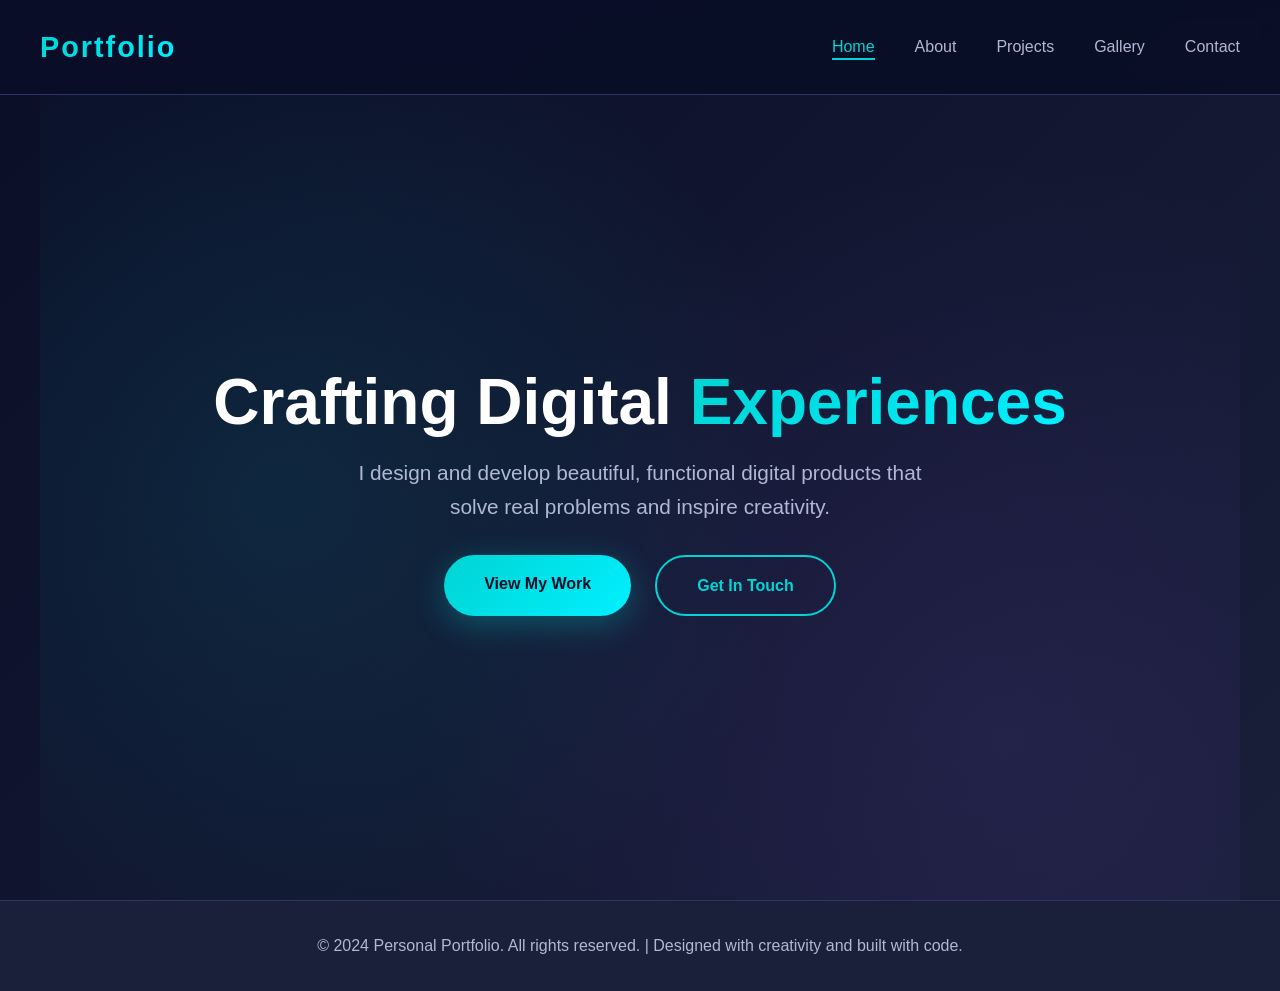
<file: New folder (9)/hi/index.html>
<!DOCTYPE html>
<html lang="en">
<head>
  <meta charset="UTF-8">
  <meta name="viewport" content="width=device-width, initial-scale=1.0">
  <title>Portfolio - Creative Designer & Developer</title>
  <link rel="stylesheet" href="assets/css/style.css">
  <meta name="description" content="Personal portfolio showcasing creative design work and development projects">
</head>
<body>
  <!-- Navigation -->
  <nav>
    <div class="nav-container">
      <div class="logo">Portfolio</div>
      <ul class="nav-menu">
        <li><a href="index.html" class="active">Home</a></li>
        <li><a href="pages/about.html">About</a></li>
        <li><a href="pages/projects.html">Projects</a></li>
        <li><a href="pages/gallery.html">Gallery</a></li>
        <li><a href="pages/contact.html">Contact</a></li>
      </ul>
    </div>
  </nav>

  <!-- Hero Section -->
  <section class="hero">
    <div class="hero-background"></div>
    <div class="hero-content">
      <h1>Crafting Digital <span class="highlight">Experiences</span></h1>
      <p>I design and develop beautiful, functional digital products that solve real problems and inspire creativity.</p>
      <div class="cta-buttons">
        <a href="pages/projects.html" class="btn btn-primary">View My Work</a>
        <a href="pages/contact.html" class="btn btn-secondary">Get In Touch</a>
      </div>
    </div>
  </section>

  <!-- Footer -->
  <footer>
    <p>&copy; 2024 Personal Portfolio. All rights reserved. | Designed with creativity and built with code.</p>
  </footer>

  <script src="assets/js/script.js"></script>
</body>
</html>
</file>
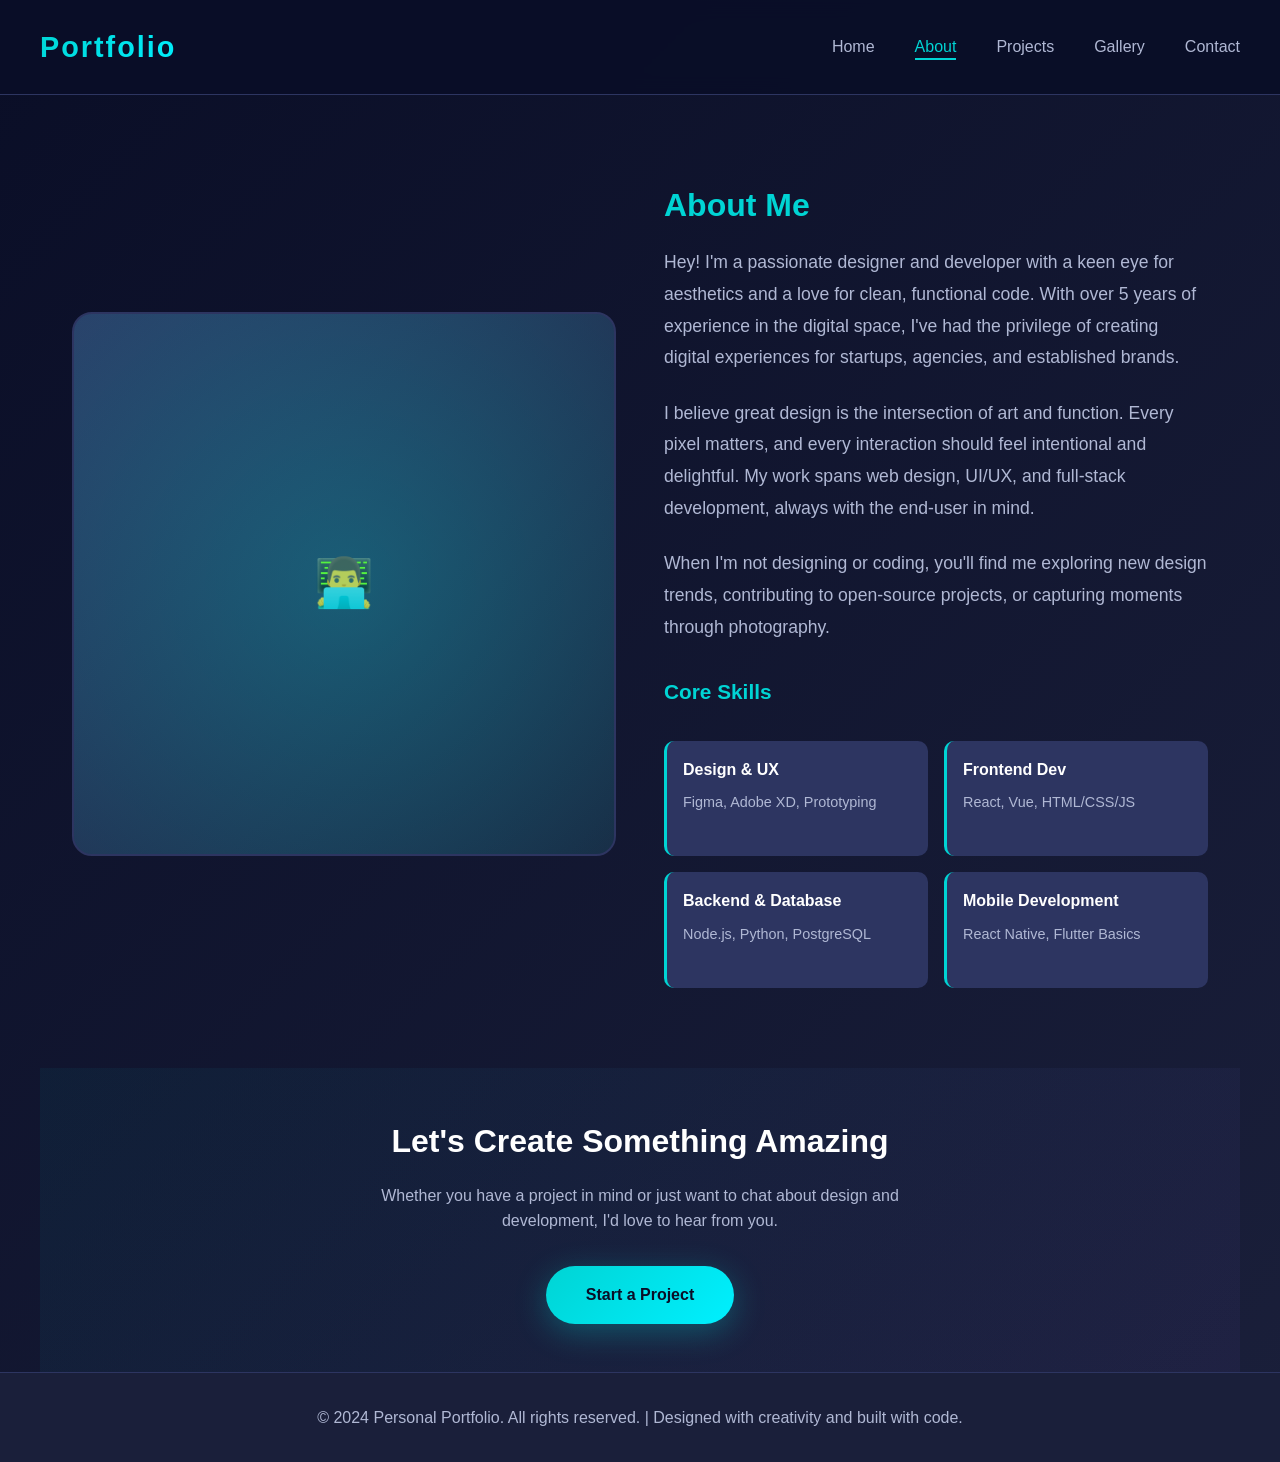
<file: New folder (9)/hi/pages/about.html>
<!DOCTYPE html>
<html lang="en">
<head>
  <meta charset="UTF-8">
  <meta name="viewport" content="width=device-width, initial-scale=1.0">
  <title>About Me - Portfolio</title>
  <link rel="stylesheet" href="../assets/css/style.css">
</head>
<body>
  <!-- Navigation -->
  <nav>
    <div class="nav-container">
      <div class="logo">Portfolio</div>
      <ul class="nav-menu">
        <li><a href="../index.html">Home</a></li>
        <li><a href="about.html" class="active">About</a></li>
        <li><a href="projects.html">Projects</a></li>
        <li><a href="gallery.html">Gallery</a></li>
        <li><a href="contact.html">Contact</a></li>
      </ul>
    </div>
  </nav>

  <!-- About Section -->
  <section class="about" style="margin-top: 100px;">
    <div class="about-image">
      👨‍💻
    </div>
    <div class="about-content">
      <h2>About Me</h2>
      <p>
        Hey! I'm a passionate designer and developer with a keen eye for aesthetics and a love for clean, functional code. With over 5 years of experience in the digital space, I've had the privilege of creating digital experiences for startups, agencies, and established brands.
      </p>
      <p>
        I believe great design is the intersection of art and function. Every pixel matters, and every interaction should feel intentional and delightful. My work spans web design, UI/UX, and full-stack development, always with the end-user in mind.
      </p>
      <p>
        When I'm not designing or coding, you'll find me exploring new design trends, contributing to open-source projects, or capturing moments through photography.
      </p>
      
      <h3 style="font-size: 1.3rem; margin-top: 2rem; color: var(--accent-teal); margin-bottom: 1rem;">Core Skills</h3>
      <div class="skills">
        <div class="skill-item">
          <strong>Design & UX</strong>
          <p style="font-size: 0.9rem; color: var(--text-secondary); margin-top: 0.5rem;">Figma, Adobe XD, Prototyping</p>
        </div>
        <div class="skill-item">
          <strong>Frontend Dev</strong>
          <p style="font-size: 0.9rem; color: var(--text-secondary); margin-top: 0.5rem;">React, Vue, HTML/CSS/JS</p>
        </div>
        <div class="skill-item">
          <strong>Backend & Database</strong>
          <p style="font-size: 0.9rem; color: var(--text-secondary); margin-top: 0.5rem;">Node.js, Python, PostgreSQL</p>
        </div>
        <div class="skill-item">
          <strong>Mobile Development</strong>
          <p style="font-size: 0.9rem; color: var(--text-secondary); margin-top: 0.5rem;">React Native, Flutter Basics</p>
        </div>
      </div>
    </div>
  </section>

  <!-- Call to Action -->
  <section style="text-align: center; padding: 3rem 2rem; background: linear-gradient(135deg, rgba(0, 212, 212, 0.05) 0%, rgba(143, 95, 247, 0.05) 100%);">
    <h2 style="font-size: 2rem; margin-bottom: 1rem;">Let's Create Something Amazing</h2>
    <p style="color: var(--text-secondary); margin-bottom: 2rem; max-width: 600px; margin-left: auto; margin-right: auto;">
      Whether you have a project in mind or just want to chat about design and development, I'd love to hear from you.
    </p>
    <a href="contact.html" class="btn btn-primary">Start a Project</a>
  </section>

  <!-- Footer -->
  <footer>
    <p>&copy; 2024 Personal Portfolio. All rights reserved. | Designed with creativity and built with code.</p>
  </footer>

  <script src="../assets/js/script.js"></script>
</body>
</html>
</file>
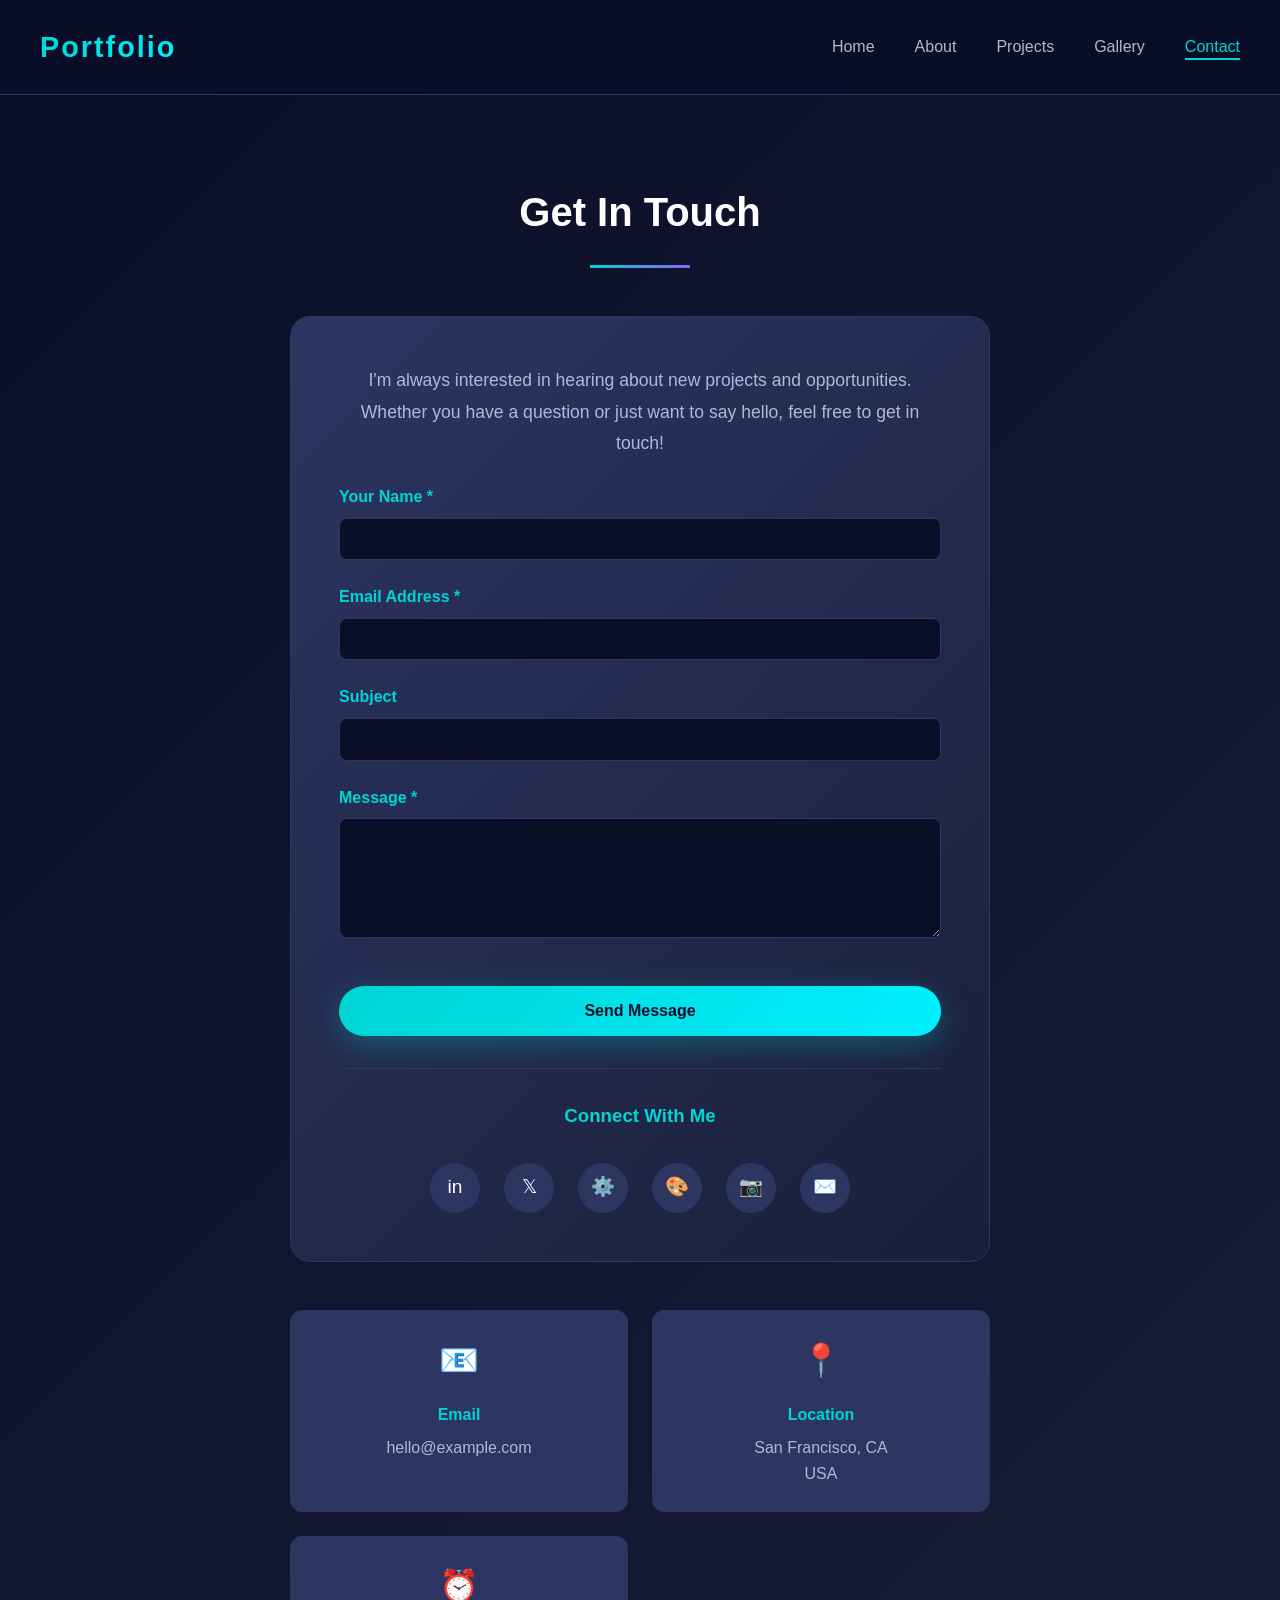
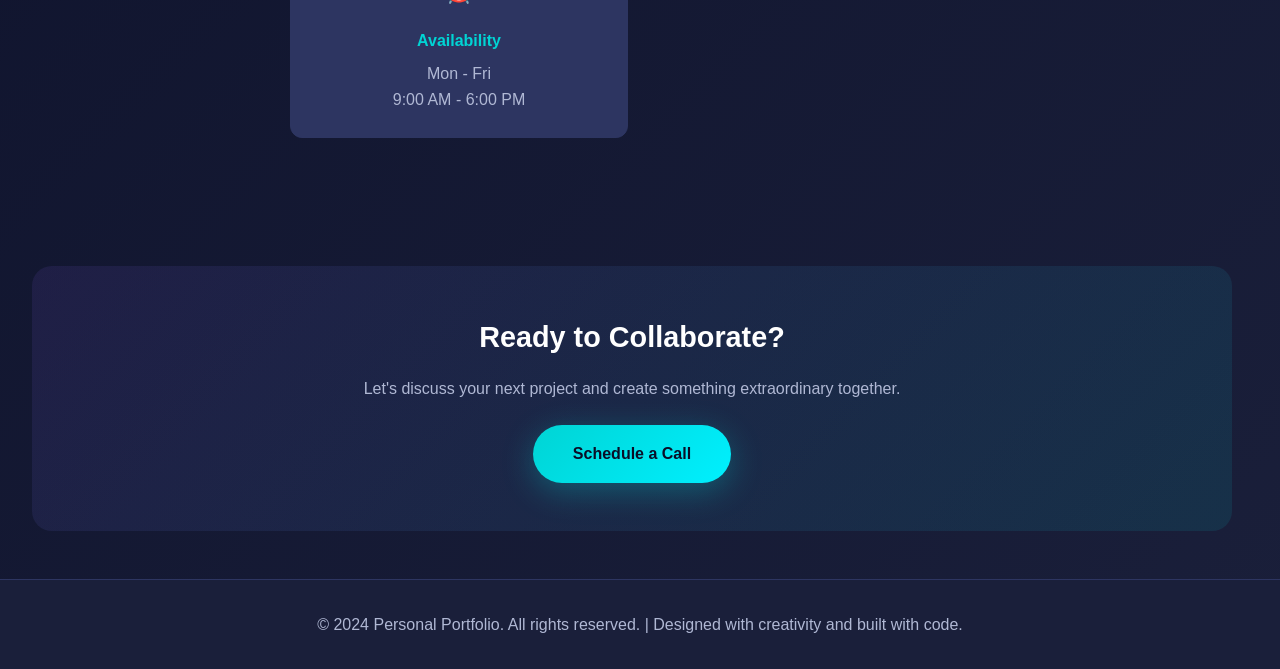
<file: New folder (9)/hi/pages/contact.html>
<!DOCTYPE html>
<html lang="en">
<head>
  <meta charset="UTF-8">
  <meta name="viewport" content="width=device-width, initial-scale=1.0">
  <title>Contact - Portfolio</title>
  <link rel="stylesheet" href="../assets/css/style.css">
</head>
<body>
  <!-- Navigation -->
  <nav>
    <div class="nav-container">
      <div class="logo">Portfolio</div>
      <ul class="nav-menu">
        <li><a href="../index.html">Home</a></li>
        <li><a href="about.html">About</a></li>
        <li><a href="projects.html">Projects</a></li>
        <li><a href="gallery.html">Gallery</a></li>
        <li><a href="contact.html" class="active">Contact</a></li>
      </ul>
    </div>
  </nav>

  <!-- Contact Section -->
  <section style="margin-top: 100px;">
    <h2 class="section-title">Get In Touch</h2>
    
    <div class="contact-wrapper">
      <div class="contact-content">
        <p>
          I'm always interested in hearing about new projects and opportunities. Whether you have a question or just want to say hello, feel free to get in touch!
        </p>
        
        <form id="contactForm" class="contact-form">
          <div class="form-group">
            <label for="name">Your Name *</label>
            <input type="text" id="name" name="name" required>
          </div>

          <div class="form-group">
            <label for="email">Email Address *</label>
            <input type="email" id="email" name="email" required>
          </div>

          <div class="form-group">
            <label for="subject">Subject</label>
            <input type="text" id="subject" name="subject">
          </div>

          <div class="form-group">
            <label for="message">Message *</label>
            <textarea id="message" name="message" required></textarea>
          </div>

          <button type="submit" class="btn btn-primary" style="width: 100%; margin-top: 1rem;">Send Message</button>
        </form>

        <div style="margin-top: 2rem; padding-top: 2rem; border-top: 1px solid var(--border-color);">
          <h3 style="color: var(--accent-teal); margin-bottom: 1.5rem;">Connect With Me</h3>
          <div class="social-links">
            <a href="https://linkedin.com" target="_blank" rel="noopener noreferrer" class="social-link" title="LinkedIn">
              in
            </a>
            <a href="https://twitter.com" target="_blank" rel="noopener noreferrer" class="social-link" title="Twitter">
              𝕏
            </a>
            <a href="https://github.com" target="_blank" rel="noopener noreferrer" class="social-link" title="GitHub">
              ⚙️
            </a>
            <a href="https://dribbble.com" target="_blank" rel="noopener noreferrer" class="social-link" title="Dribbble">
              🎨
            </a>
            <a href="https://instagram.com" target="_blank" rel="noopener noreferrer" class="social-link" title="Instagram">
              📷
            </a>
            <a href="mailto:hello@example.com" class="social-link" title="Email">
              ✉️
            </a>
          </div>
        </div>
      </div>

      <!-- Contact Information Cards -->
      <div style="display: grid; grid-template-columns: repeat(auto-fit, minmax(250px, 1fr)); gap: 1.5rem; margin-top: 3rem;">
        <div style="background: var(--tertiary-dark); padding: 1.5rem; border-radius: 12px; border: 1px solid var(--border-color); text-align: center;">
          <div style="font-size: 2rem; margin-bottom: 1rem;">📧</div>
          <h4 style="color: var(--accent-teal); margin-bottom: 0.5rem;">Email</h4>
          <a href="mailto:hello@example.com" style="color: var(--text-secondary); text-decoration: none; transition: color 0.3s; display: block;">
            hello@example.com
          </a>
        </div>

        <div style="background: var(--tertiary-dark); padding: 1.5rem; border-radius: 12px; border: 1px solid var(--border-color); text-align: center;">
          <div style="font-size: 2rem; margin-bottom: 1rem;">📍</div>
          <h4 style="color: var(--accent-teal); margin-bottom: 0.5rem;">Location</h4>
          <p style="color: var(--text-secondary);">San Francisco, CA<br>USA</p>
        </div>

        <div style="background: var(--tertiary-dark); padding: 1.5rem; border-radius: 12px; border: 1px solid var(--border-color); text-align: center;">
          <div style="font-size: 2rem; margin-bottom: 1rem;">⏰</div>
          <h4 style="color: var(--accent-teal); margin-bottom: 0.5rem;">Availability</h4>
          <p style="color: var(--text-secondary);">Mon - Fri<br>9:00 AM - 6:00 PM</p>
        </div>
      </div>
    </div>
  </section>

  <!-- Call to Action -->
  <section style="text-align: center; padding: 3rem 2rem; background: linear-gradient(135deg, rgba(143, 95, 247, 0.1) 0%, rgba(0, 212, 212, 0.1) 100%); border-radius: 20px; margin: 3rem 2rem;">
    <h2 style="font-size: 1.8rem; margin-bottom: 1rem;">Ready to Collaborate?</h2>
    <p style="color: var(--text-secondary); margin-bottom: 1.5rem;">
      Let's discuss your next project and create something extraordinary together.
    </p>
    <a href="mailto:hello@example.com" class="btn btn-primary">Schedule a Call</a>
  </section>

  <!-- Footer -->
  <footer>
    <p>&copy; 2024 Personal Portfolio. All rights reserved. | Designed with creativity and built with code.</p>
  </footer>

  <script src="../assets/js/script.js"></script>
</body>
</html>
</file>
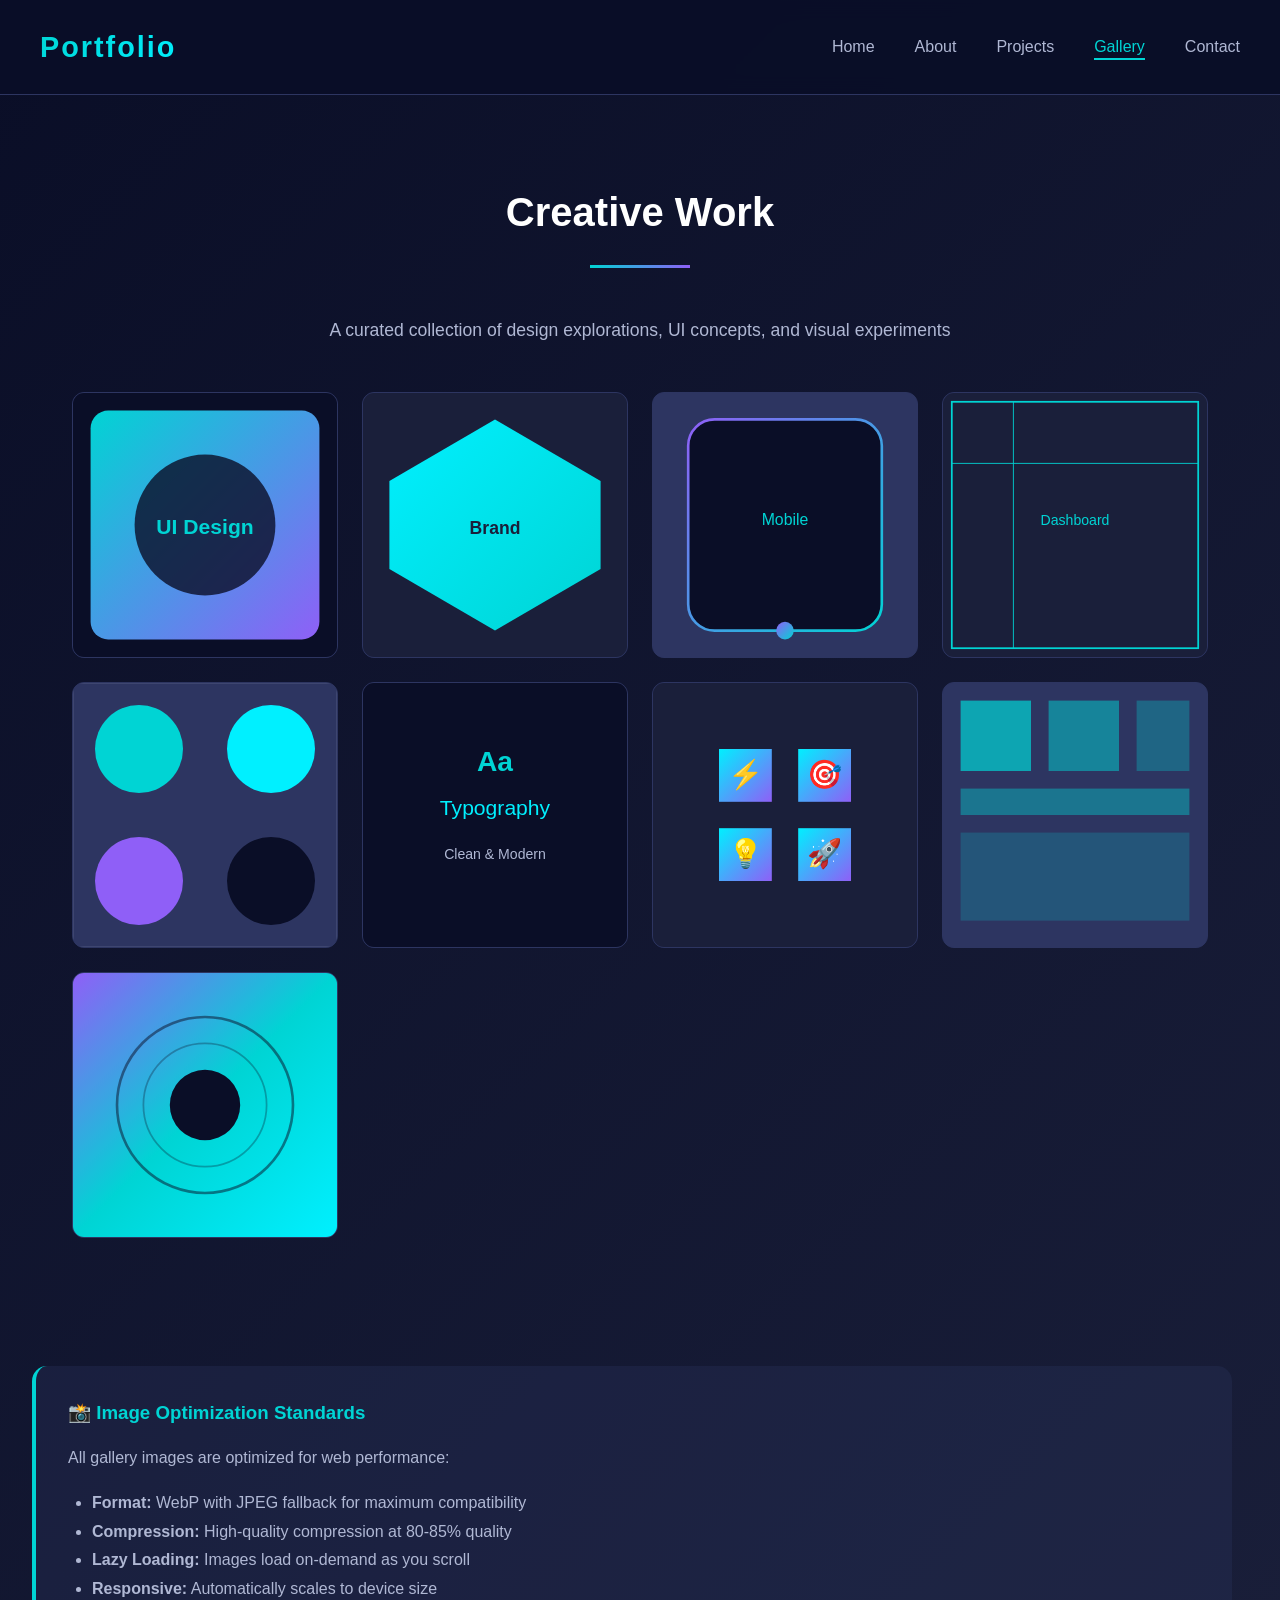
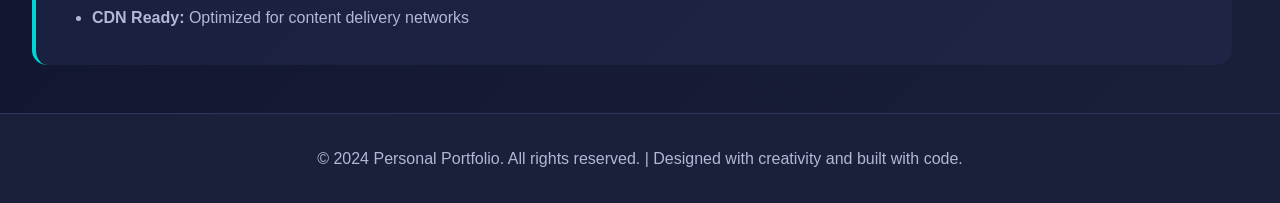
<file: New folder (9)/hi/pages/gallery.html>
<!DOCTYPE html>
<html lang="en">
<head>
  <meta charset="UTF-8">
  <meta name="viewport" content="width=device-width, initial-scale=1.0">
  <title>Gallery - Portfolio</title>
  <link rel="stylesheet" href="../assets/css/style.css">
</head>
<body>
  <!-- Navigation -->
  <nav>
    <div class="nav-container">
      <div class="logo">Portfolio</div>
      <ul class="nav-menu">
        <li><a href="../index.html">Home</a></li>
        <li><a href="about.html">About</a></li>
        <li><a href="projects.html">Projects</a></li>
        <li><a href="gallery.html" class="active">Gallery</a></li>
        <li><a href="contact.html">Contact</a></li>
      </ul>
    </div>
  </nav>

  <!-- Gallery Section -->
  <section style="margin-top: 100px;">
    <h2 class="section-title">Creative Work</h2>
    <p style="text-align: center; color: var(--text-secondary); margin-bottom: 3rem; font-size: 1.1rem;">
      A curated collection of design explorations, UI concepts, and visual experiments
    </p>
    
    <div class="gallery-grid">
      <!-- Gallery Item 1 -->
      <div class="gallery-item" onclick="openGalleryModal('../assets/images/gallery/design-1.svg', 'Modern UI Concept')">
        <svg viewBox="0 0 300 300" class="gallery-image" style="width: 100%; height: 100%;">
          <defs>
            <linearGradient id="grad1" x1="0%" y1="0%" x2="100%" y2="100%">
              <stop offset="0%" style="stop-color:#00d4d4;stop-opacity:1" />
              <stop offset="100%" style="stop-color:#8f5ff7;stop-opacity:1" />
            </linearGradient>
          </defs>
          <rect width="300" height="300" fill="#0a0e27"/>
          <rect x="20" y="20" width="260" height="260" rx="20" fill="url(#grad1)"/>
          <circle cx="150" cy="150" r="80" fill="#0a0e27" opacity="0.8"/>
          <text x="150" y="160" text-anchor="middle" fill="#00d4d4" font-size="24" font-weight="bold">UI Design</text>
        </svg>
        <div class="gallery-overlay">
          <div class="gallery-overlay-icon">🔍</div>
        </div>
      </div>

      <!-- Gallery Item 2 -->
      <div class="gallery-item" onclick="openGalleryModal('../assets/images/gallery/design-2.svg', 'Branding Exploration')">
        <svg viewBox="0 0 300 300" class="gallery-image" style="width: 100%; height: 100%;">
          <defs>
            <linearGradient id="grad2" x1="0%" y1="0%" x2="100%" y2="100%">
              <stop offset="0%" style="stop-color:#00f0ff;stop-opacity:1" />
              <stop offset="100%" style="stop-color:#00d4d4;stop-opacity:1" />
            </linearGradient>
          </defs>
          <rect width="300" height="300" fill="#1a1f3a"/>
          <polygon points="150,30 270,100 270,200 150,270 30,200 30,100" fill="url(#grad2)"/>
          <text x="150" y="160" text-anchor="middle" fill="#1a1f3a" font-size="20" font-weight="bold">Brand</text>
        </svg>
        <div class="gallery-overlay">
          <div class="gallery-overlay-icon">🔍</div>
        </div>
      </div>

      <!-- Gallery Item 3 -->
      <div class="gallery-item" onclick="openGalleryModal('../assets/images/gallery/design-3.svg', 'Mobile App Design')">
        <svg viewBox="0 0 300 300" class="gallery-image" style="width: 100%; height: 100%;">
          <defs>
            <linearGradient id="grad3" x1="0%" y1="0%" x2="100%" y2="100%">
              <stop offset="0%" style="stop-color:#8f5ff7;stop-opacity:1" />
              <stop offset="100%" style="stop-color:#00d4d4;stop-opacity:1" />
            </linearGradient>
          </defs>
          <rect width="300" height="300" fill="#2d3561"/>
          <rect x="40" y="30" width="220" height="240" rx="30" fill="#0a0e27" stroke="url(#grad3)" stroke-width="3"/>
          <circle cx="150" cy="270" r="10" fill="url(#grad3)"/>
          <text x="150" y="150" text-anchor="middle" fill="#00d4d4" font-size="18">Mobile</text>
        </svg>
        <div class="gallery-overlay">
          <div class="gallery-overlay-icon">🔍</div>
        </div>
      </div>

      <!-- Gallery Item 4 -->
      <div class="gallery-item" onclick="openGalleryModal('../assets/images/gallery/design-4.svg', 'Dashboard Interface')">
        <svg viewBox="0 0 300 300" class="gallery-image" style="width: 100%; height: 100%;">
          <rect width="300" height="300" fill="#1a1f3a"/>
          <rect x="10" y="10" width="280" height="280" fill="none" stroke="#00d4d4" stroke-width="2"/>
          <line x1="80" y1="10" x2="80" y2="290" stroke="#00d4d4" stroke-width="1"/>
          <line x1="10" y1="80" x2="290" y2="80" stroke="#00d4d4" stroke-width="1"/>
          <text x="150" y="150" text-anchor="middle" fill="#00d4d4" font-size="16">Dashboard</text>
        </svg>
        <div class="gallery-overlay">
          <div class="gallery-overlay-icon">🔍</div>
        </div>
      </div>

      <!-- Gallery Item 5 -->
      <div class="gallery-item" onclick="openGalleryModal('../assets/images/gallery/design-5.svg', 'Color Exploration')">
        <svg viewBox="0 0 300 300" class="gallery-image" style="width: 100%; height: 100%;">
          <circle cx="75" cy="75" r="50" fill="#00d4d4"/>
          <circle cx="225" cy="75" r="50" fill="#00f0ff"/>
          <circle cx="75" cy="225" r="50" fill="#8f5ff7"/>
          <circle cx="225" cy="225" r="50" fill="#0a0e27"/>
          <rect width="300" height="300" fill="none" stroke="#b0b8d4" stroke-width="1" opacity="0.3"/>
        </svg>
        <div class="gallery-overlay">
          <div class="gallery-overlay-icon">🔍</div>
        </div>
      </div>

      <!-- Gallery Item 6 -->
      <div class="gallery-item" onclick="openGalleryModal('../assets/images/gallery/design-6.svg', 'Typography Study')">
        <svg viewBox="0 0 300 300" class="gallery-image" style="width: 100%; height: 100%;">
          <rect width="300" height="300" fill="#0a0e27"/>
          <text x="150" y="100" text-anchor="middle" fill="#00d4d4" font-size="32" font-weight="bold">Aa</text>
          <text x="150" y="150" text-anchor="middle" fill="#00f0ff" font-size="24">Typography</text>
          <text x="150" y="200" text-anchor="middle" fill="#b0b8d4" font-size="16">Clean & Modern</text>
        </svg>
        <div class="gallery-overlay">
          <div class="gallery-overlay-icon">🔍</div>
        </div>
      </div>

      <!-- Gallery Item 7 -->
      <div class="gallery-item" onclick="openGalleryModal('../assets/images/gallery/design-7.svg', 'Icon System')">
        <svg viewBox="0 0 300 300" class="gallery-image" style="width: 100%; height: 100%;">
          <defs>
            <linearGradient id="grad7" x1="0%" y1="0%" x2="100%" y2="100%">
              <stop offset="0%" style="stop-color:#00f0ff;stop-opacity:1" />
              <stop offset="100%" style="stop-color:#8f5ff7;stop-opacity:1" />
            </linearGradient>
          </defs>
          <rect width="300" height="300" fill="#1a1f3a"/>
          <g transform="translate(75, 75)">
            <rect width="60" height="60" fill="url(#grad7)"/>
            <text x="30" y="40" text-anchor="middle" fill="#1a1f3a" font-size="32" font-weight="bold">⚡</text>
          </g>
          <g transform="translate(165, 75)">
            <rect width="60" height="60" fill="url(#grad7)"/>
            <text x="30" y="40" text-anchor="middle" fill="#1a1f3a" font-size="32" font-weight="bold">🎯</text>
          </g>
          <g transform="translate(75, 165)">
            <rect width="60" height="60" fill="url(#grad7)"/>
            <text x="30" y="40" text-anchor="middle" fill="#1a1f3a" font-size="32" font-weight="bold">💡</text>
          </g>
          <g transform="translate(165, 165)">
            <rect width="60" height="60" fill="url(#grad7)"/>
            <text x="30" y="40" text-anchor="middle" fill="#1a1f3a" font-size="32" font-weight="bold">🚀</text>
          </g>
        </svg>
        <div class="gallery-overlay">
          <div class="gallery-overlay-icon">🔍</div>
        </div>
      </div>

      <!-- Gallery Item 8 -->
      <div class="gallery-item" onclick="openGalleryModal('../assets/images/gallery/design-8.svg', 'Layout System')">
        <svg viewBox="0 0 300 300" class="gallery-image" style="width: 100%; height: 100%;">
          <rect width="300" height="300" fill="#2d3561"/>
          <rect x="20" y="20" width="80" height="80" fill="#00d4d4" opacity="0.7"/>
          <rect x="120" y="20" width="80" height="80" fill="#00d4d4" opacity="0.5"/>
          <rect x="220" y="20" width="60" height="80" fill="#00d4d4" opacity="0.3"/>
          <rect x="20" y="120" width="260" height="30" fill="#00d4d4" opacity="0.4"/>
          <rect x="20" y="170" width="260" height="100" fill="#00d4d4" opacity="0.2"/>
        </svg>
        <div class="gallery-overlay">
          <div class="gallery-overlay-icon">🔍</div>
        </div>
      </div>

      <!-- Gallery Item 9 -->
      <div class="gallery-item" onclick="openGalleryModal('../assets/images/gallery/design-9.svg', 'Illustration Style')">
        <svg viewBox="0 0 300 300" class="gallery-image" style="width: 100%; height: 100%;">
          <defs>
            <linearGradient id="grad9" x1="0%" y1="0%" x2="100%" y2="100%">
              <stop offset="0%" style="stop-color:#8f5ff7;stop-opacity:1" />
              <stop offset="50%" style="stop-color:#00d4d4;stop-opacity:1" />
              <stop offset="100%" style="stop-color:#00f0ff;stop-opacity:1" />
            </linearGradient>
          </defs>
          <rect width="300" height="300" fill="url(#grad9)"/>
          <circle cx="150" cy="150" r="100" fill="none" stroke="#0a0e27" stroke-width="3" opacity="0.5"/>
          <circle cx="150" cy="150" r="70" fill="none" stroke="#0a0e27" stroke-width="2" opacity="0.3"/>
          <circle cx="150" cy="150" r="40" fill="#0a0e27"/>
        </svg>
        <div class="gallery-overlay">
          <div class="gallery-overlay-icon">🔍</div>
        </div>
      </div>
    </div>
  </section>

  <!-- Image Optimization Note -->
  <section style="background: rgba(45, 53, 97, 0.3); border-radius: 15px; padding: 2rem; margin: 3rem 2rem; border-left: 4px solid var(--accent-teal);">
    <h3 style="color: var(--accent-teal); margin-bottom: 1rem;">📸 Image Optimization Standards</h3>
    <p style="color: var(--text-secondary); line-height: 1.8;">
      All gallery images are optimized for web performance:
    </p>
    <ul style="color: var(--text-secondary); margin: 1rem 0 0 1.5rem; line-height: 1.8;">
      <li><strong>Format:</strong> WebP with JPEG fallback for maximum compatibility</li>
      <li><strong>Compression:</strong> High-quality compression at 80-85% quality</li>
      <li><strong>Lazy Loading:</strong> Images load on-demand as you scroll</li>
      <li><strong>Responsive:</strong> Automatically scales to device size</li>
      <li><strong>CDN Ready:</strong> Optimized for content delivery networks</li>
    </ul>
  </section>

  <!-- Footer -->
  <footer>
    <p>&copy; 2024 Personal Portfolio. All rights reserved. | Designed with creativity and built with code.</p>
  </footer>

  <script src="../assets/js/script.js"></script>
</body>
</html>
</file>
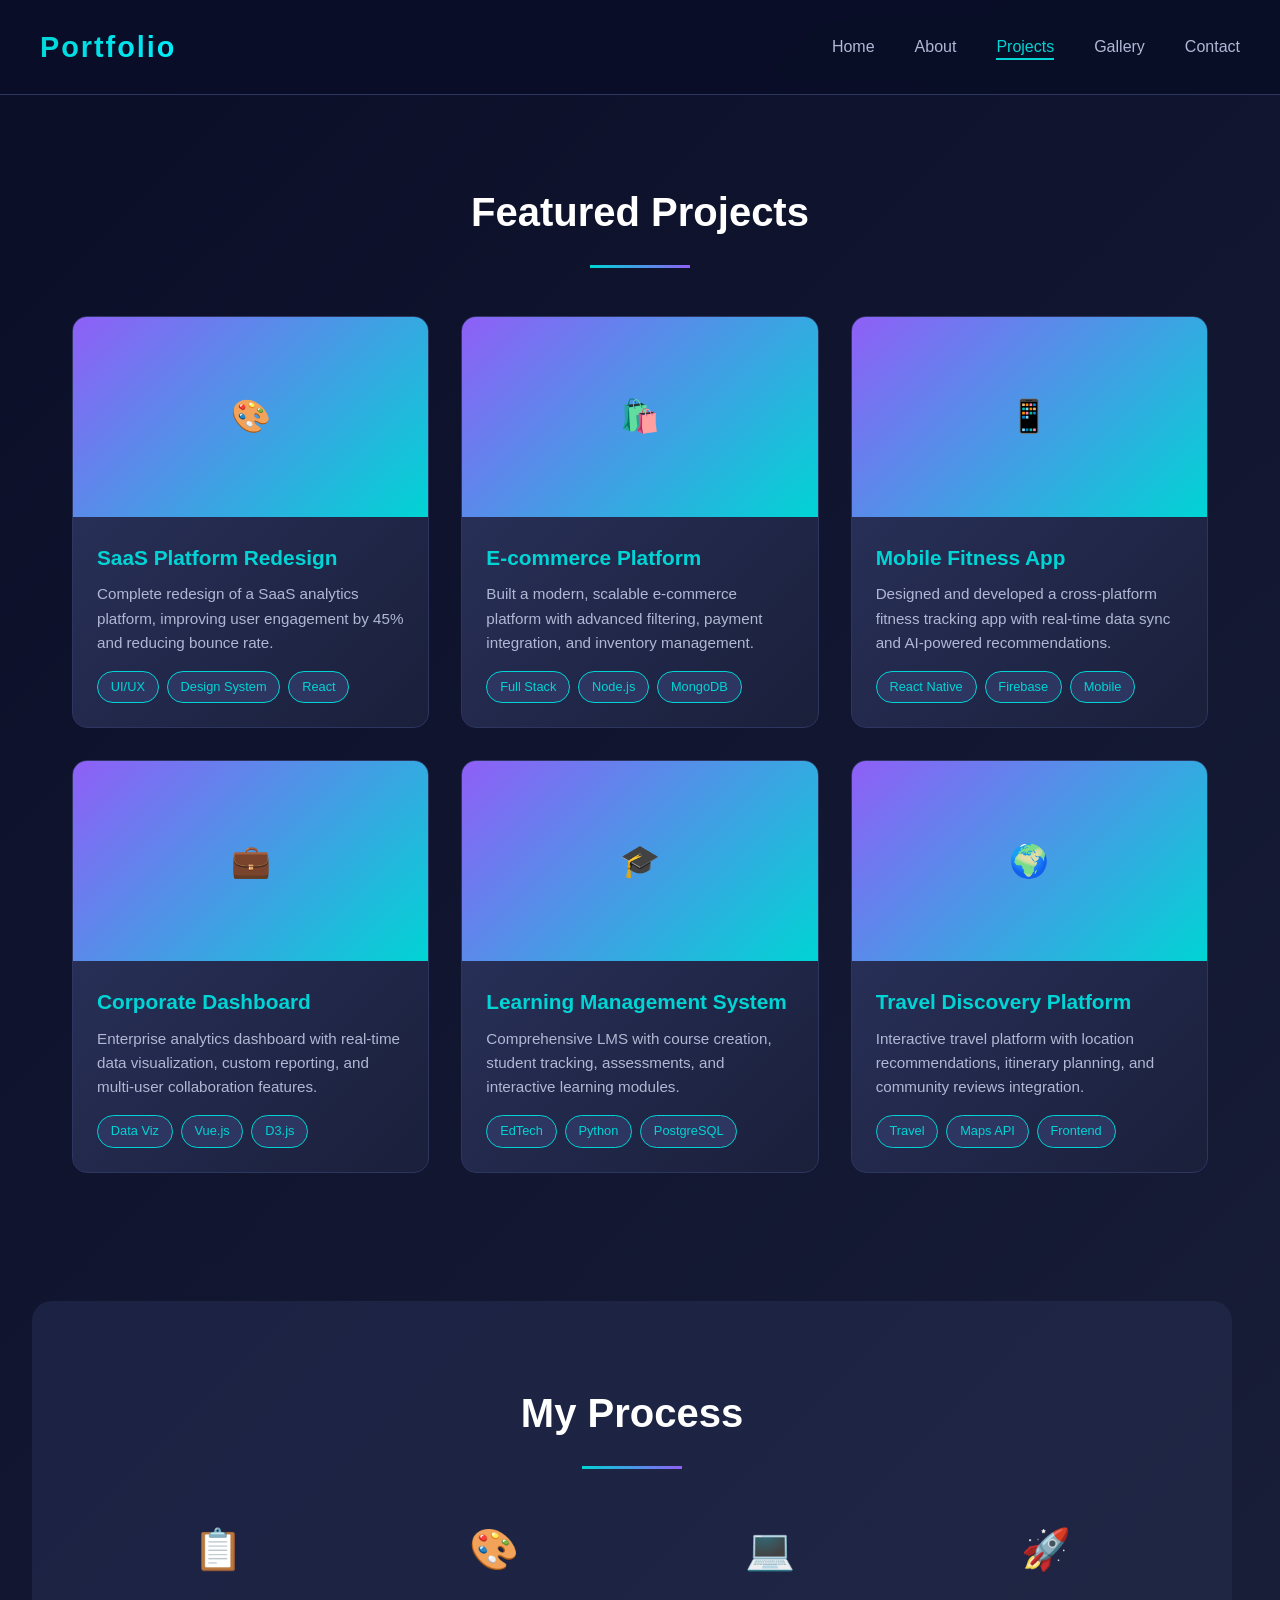
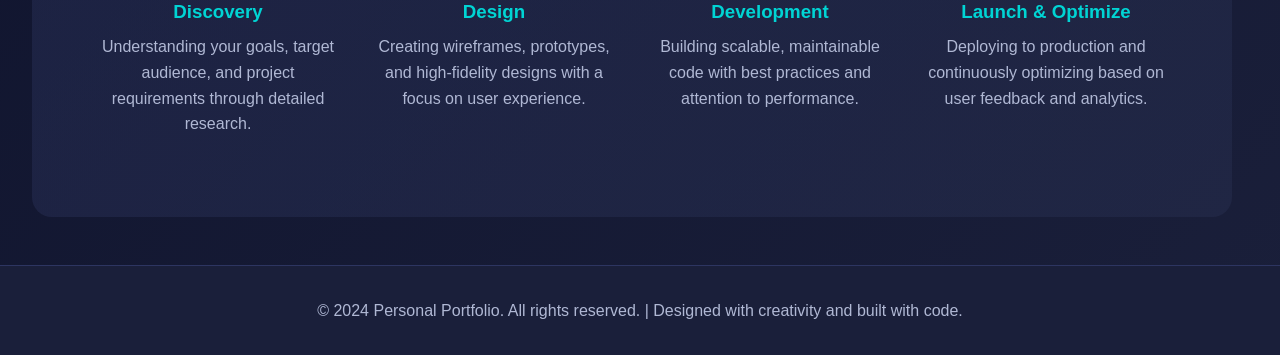
<file: New folder (9)/hi/pages/projects.html>
<!DOCTYPE html>
<html lang="en">
<head>
  <meta charset="UTF-8">
  <meta name="viewport" content="width=device-width, initial-scale=1.0">
  <title>Projects - Portfolio</title>
  <link rel="stylesheet" href="../assets/css/style.css">
</head>
<body>
  <!-- Navigation -->
  <nav>
    <div class="nav-container">
      <div class="logo">Portfolio</div>
      <ul class="nav-menu">
        <li><a href="../index.html">Home</a></li>
        <li><a href="about.html">About</a></li>
        <li><a href="projects.html" class="active">Projects</a></li>
        <li><a href="gallery.html">Gallery</a></li>
        <li><a href="contact.html">Contact</a></li>
      </ul>
    </div>
  </nav>

  <!-- Projects Section -->
  <section style="margin-top: 100px;">
    <h2 class="section-title">Featured Projects</h2>
    
    <div class="projects-grid">
      <!-- Project 1 -->
      <div class="project-card">
        <div class="project-image">
          🎨
        </div>
        <div class="project-content">
          <h3>SaaS Platform Redesign</h3>
          <p>Complete redesign of a SaaS analytics platform, improving user engagement by 45% and reducing bounce rate.</p>
          <div class="project-tags">
            <span class="tag">UI/UX</span>
            <span class="tag">Design System</span>
            <span class="tag">React</span>
          </div>
        </div>
      </div>

      <!-- Project 2 -->
      <div class="project-card">
        <div class="project-image">
          🛍️
        </div>
        <div class="project-content">
          <h3>E-commerce Platform</h3>
          <p>Built a modern, scalable e-commerce platform with advanced filtering, payment integration, and inventory management.</p>
          <div class="project-tags">
            <span class="tag">Full Stack</span>
            <span class="tag">Node.js</span>
            <span class="tag">MongoDB</span>
          </div>
        </div>
      </div>

      <!-- Project 3 -->
      <div class="project-card">
        <div class="project-image">
          📱
        </div>
        <div class="project-content">
          <h3>Mobile Fitness App</h3>
          <p>Designed and developed a cross-platform fitness tracking app with real-time data sync and AI-powered recommendations.</p>
          <div class="project-tags">
            <span class="tag">React Native</span>
            <span class="tag">Firebase</span>
            <span class="tag">Mobile</span>
          </div>
        </div>
      </div>

      <!-- Project 4 -->
      <div class="project-card">
        <div class="project-image">
          💼
        </div>
        <div class="project-content">
          <h3>Corporate Dashboard</h3>
          <p>Enterprise analytics dashboard with real-time data visualization, custom reporting, and multi-user collaboration features.</p>
          <div class="project-tags">
            <span class="tag">Data Viz</span>
            <span class="tag">Vue.js</span>
            <span class="tag">D3.js</span>
          </div>
        </div>
      </div>

      <!-- Project 5 -->
      <div class="project-card">
        <div class="project-image">
          🎓
        </div>
        <div class="project-content">
          <h3>Learning Management System</h3>
          <p>Comprehensive LMS with course creation, student tracking, assessments, and interactive learning modules.</p>
          <div class="project-tags">
            <span class="tag">EdTech</span>
            <span class="tag">Python</span>
            <span class="tag">PostgreSQL</span>
          </div>
        </div>
      </div>

      <!-- Project 6 -->
      <div class="project-card">
        <div class="project-image">
          🌍
        </div>
        <div class="project-content">
          <h3>Travel Discovery Platform</h3>
          <p>Interactive travel platform with location recommendations, itinerary planning, and community reviews integration.</p>
          <div class="project-tags">
            <span class="tag">Travel</span>
            <span class="tag">Maps API</span>
            <span class="tag">Frontend</span>
          </div>
        </div>
      </div>
    </div>
  </section>

  <!-- Project Process Section -->
  <section style="background: linear-gradient(135deg, rgba(45, 53, 97, 0.4) 0%, rgba(42, 50, 84, 0.4) 100%); border-radius: 20px; margin: 3rem 2rem;">
    <h2 class="section-title">My Process</h2>
    <div style="display: grid; grid-template-columns: repeat(auto-fit, minmax(220px, 1fr)); gap: 2rem; padding: 0 2rem;">
      <div style="text-align: center;">
        <div style="font-size: 2.5rem; margin-bottom: 1rem;">📋</div>
        <h3 style="color: var(--accent-teal); margin-bottom: 0.5rem;">Discovery</h3>
        <p style="color: var(--text-secondary);">Understanding your goals, target audience, and project requirements through detailed research.</p>
      </div>
      <div style="text-align: center;">
        <div style="font-size: 2.5rem; margin-bottom: 1rem;">🎨</div>
        <h3 style="color: var(--accent-teal); margin-bottom: 0.5rem;">Design</h3>
        <p style="color: var(--text-secondary);">Creating wireframes, prototypes, and high-fidelity designs with a focus on user experience.</p>
      </div>
      <div style="text-align: center;">
        <div style="font-size: 2.5rem; margin-bottom: 1rem;">💻</div>
        <h3 style="color: var(--accent-teal); margin-bottom: 0.5rem;">Development</h3>
        <p style="color: var(--text-secondary);">Building scalable, maintainable code with best practices and attention to performance.</p>
      </div>
      <div style="text-align: center;">
        <div style="font-size: 2.5rem; margin-bottom: 1rem;">🚀</div>
        <h3 style="color: var(--accent-teal); margin-bottom: 0.5rem;">Launch & Optimize</h3>
        <p style="color: var(--text-secondary);">Deploying to production and continuously optimizing based on user feedback and analytics.</p>
      </div>
    </div>
  </section>

  <!-- Footer -->
  <footer>
    <p>&copy; 2024 Personal Portfolio. All rights reserved. | Designed with creativity and built with code.</p>
  </footer>

  <script src="../assets/js/script.js"></script>
</body>
</html>
</file>
<file: New folder (9)/hi/assets/css/style.css>
/* ==================== GLOBAL STYLES ==================== */
* {
  margin: 0;
  padding: 0;
  box-sizing: border-box;
}

:root {
  --primary-dark: #0a0e27;
  --secondary-dark: #1a1f3a;
  --tertiary-dark: #2d3561;
  --accent-teal: #00d4d4;
  --accent-cyan: #00f0ff;
  --accent-purple: #8f5ff7;
  --text-primary: #ffffff;
  --text-secondary: #b0b8d4;
  --border-color: #2d3561;
}

html {
  scroll-behavior: smooth;
}

body {
  font-family: 'Segoe UI', Tahoma, Geneva, Verdana, sans-serif;
  background: linear-gradient(135deg, var(--primary-dark) 0%, var(--secondary-dark) 100%);
  color: var(--text-primary);
  line-height: 1.6;
  overflow-x: hidden;
}

/* ==================== NAVIGATION ==================== */
nav {
  position: fixed;
  top: 0;
  left: 0;
  right: 0;
  background: rgba(10, 14, 39, 0.95);
  backdrop-filter: blur(10px);
  padding: 1.5rem 2rem;
  z-index: 1000;
  border-bottom: 1px solid var(--border-color);
}

.nav-container {
  max-width: 1200px;
  margin: 0 auto;
  display: flex;
  justify-content: space-between;
  align-items: center;
}

.logo {
  font-size: 1.8rem;
  font-weight: 800;
  background: linear-gradient(135deg, var(--accent-teal) 0%, var(--accent-cyan) 100%);
  -webkit-background-clip: text;
  -webkit-text-fill-color: transparent;
  background-clip: text;
  letter-spacing: 2px;
}

.nav-menu {
  display: flex;
  gap: 2.5rem;
  list-style: none;
}

.nav-menu a {
  color: var(--text-secondary);
  text-decoration: none;
  font-weight: 500;
  transition: all 0.3s ease;
  position: relative;
}

.nav-menu a::after {
  content: '';
  position: absolute;
  bottom: -5px;
  left: 0;
  width: 0;
  height: 2px;
  background: var(--accent-teal);
  transition: width 0.3s ease;
}

.nav-menu a:hover {
  color: var(--accent-teal);
}

.nav-menu a:hover::after {
  width: 100%;
}

.nav-menu a.active {
  color: var(--accent-teal);
}

.nav-menu a.active::after {
  width: 100%;
}

/* ==================== HERO SECTION ==================== */
.hero {
  margin-top: 80px;
  min-height: calc(100vh - 80px);
  display: flex;
  align-items: center;
  justify-content: center;
  position: relative;
  overflow: hidden;
}

.hero-background {
  position: absolute;
  top: 0;
  left: 0;
  right: 0;
  bottom: 0;
  background: radial-gradient(circle at 20% 50%, rgba(0, 212, 212, 0.1) 0%, transparent 50%),
              radial-gradient(circle at 80% 80%, rgba(143, 95, 247, 0.1) 0%, transparent 50%);
  z-index: 1;
}

.hero-content {
  text-align: center;
  z-index: 2;
  position: relative;
  animation: fadeInUp 1s ease-out;
}

.hero-content h1 {
  font-size: 4rem;
  line-height: 1.2;
  margin-bottom: 1rem;
  font-weight: 800;
}

.hero-content .highlight {
  background: linear-gradient(135deg, var(--accent-teal) 0%, var(--accent-cyan) 100%);
  -webkit-background-clip: text;
  -webkit-text-fill-color: transparent;
  background-clip: text;
}

.hero-content p {
  font-size: 1.3rem;
  color: var(--text-secondary);
  margin-bottom: 2rem;
  max-width: 600px;
  margin-left: auto;
  margin-right: auto;
}

.cta-buttons {
  display: flex;
  gap: 1.5rem;
  justify-content: center;
  flex-wrap: wrap;
}

.btn {
  padding: 1rem 2.5rem;
  border: none;
  border-radius: 50px;
  font-size: 1rem;
  font-weight: 600;
  cursor: pointer;
  transition: all 0.3s ease;
  text-decoration: none;
  display: inline-block;
}

.btn-primary {
  background: linear-gradient(135deg, var(--accent-teal) 0%, var(--accent-cyan) 100%);
  color: var(--primary-dark);
  box-shadow: 0 8px 32px rgba(0, 212, 212, 0.3);
}

.btn-primary:hover {
  transform: translateY(-3px);
  box-shadow: 0 12px 40px rgba(0, 212, 212, 0.4);
}

.btn-secondary {
  background: transparent;
  border: 2px solid var(--accent-teal);
  color: var(--accent-teal);
}

.btn-secondary:hover {
  background: var(--accent-teal);
  color: var(--primary-dark);
  transform: translateY(-3px);
}

/* ==================== SECTIONS ==================== */
section {
  padding: 5rem 2rem;
  max-width: 1200px;
  margin: 0 auto;
}

.section-title {
  font-size: 2.5rem;
  margin-bottom: 3rem;
  text-align: center;
  font-weight: 800;
  position: relative;
  padding-bottom: 1.5rem;
}

.section-title::after {
  content: '';
  position: absolute;
  bottom: 0;
  left: 50%;
  transform: translateX(-50%);
  width: 100px;
  height: 3px;
  background: linear-gradient(90deg, var(--accent-teal), var(--accent-purple));
}

/* ==================== ABOUT SECTION ==================== */
.about {
  display: grid;
  grid-template-columns: 1fr 1fr;
  gap: 3rem;
  align-items: center;
}

.about-image {
  width: 100%;
  aspect-ratio: 1;
  background: linear-gradient(135deg, var(--tertiary-dark), var(--secondary-dark));
  border-radius: 20px;
  display: flex;
  align-items: center;
  justify-content: center;
  border: 2px solid var(--border-color);
  font-size: 3rem;
  overflow: hidden;
  position: relative;
}

.about-image::before {
  content: '';
  position: absolute;
  top: -50%;
  right: -50%;
  width: 200%;
  height: 200%;
  background: radial-gradient(circle, rgba(0, 212, 212, 0.3) 0%, transparent 70%);
  animation: pulse-glow 4s ease-in-out infinite;
}

.about-content h2 {
  font-size: 2rem;
  margin-bottom: 1rem;
  color: var(--accent-teal);
}

.about-content p {
  font-size: 1.1rem;
  color: var(--text-secondary);
  margin-bottom: 1.5rem;
  line-height: 1.8;
}

.skills {
  display: grid;
  grid-template-columns: repeat(2, 1fr);
  gap: 1rem;
  margin-top: 2rem;
}

.skill-item {
  background: var(--tertiary-dark);
  padding: 1rem;
  border-radius: 10px;
  border-left: 3px solid var(--accent-teal);
  transition: all 0.3s ease;
}

.skill-item:hover {
  transform: translateX(5px);
  background: var(--secondary-dark);
}

/* ==================== PROJECTS SECTION ==================== */
.projects-grid {
  display: grid;
  grid-template-columns: repeat(auto-fit, minmax(280px, 1fr));
  gap: 2rem;
}

.project-card {
  background: linear-gradient(135deg, var(--tertiary-dark) 0%, var(--secondary-dark) 100%);
  border-radius: 15px;
  overflow: hidden;
  border: 1px solid var(--border-color);
  transition: all 0.3s ease;
  cursor: pointer;
  position: relative;
  group: true;
}

.project-card:hover {
  transform: translateY(-10px);
  border-color: var(--accent-teal);
  box-shadow: 0 20px 40px rgba(0, 212, 212, 0.2);
}

.project-image {
  width: 100%;
  height: 200px;
  background: linear-gradient(135deg, var(--accent-purple), var(--accent-teal));
  display: flex;
  align-items: center;
  justify-content: center;
  font-size: 2rem;
  position: relative;
  overflow: hidden;
}

.project-image::after {
  content: '';
  position: absolute;
  top: 0;
  left: -100%;
  width: 100%;
  height: 100%;
  background: linear-gradient(90deg, transparent, rgba(255, 255, 255, 0.3), transparent);
  transition: left 0.5s ease;
}

.project-card:hover .project-image::after {
  left: 100%;
}

.project-content {
  padding: 1.5rem;
}

.project-content h3 {
  font-size: 1.3rem;
  margin-bottom: 0.5rem;
  color: var(--accent-teal);
}

.project-content p {
  color: var(--text-secondary);
  font-size: 0.95rem;
  margin-bottom: 1rem;
}

.project-tags {
  display: flex;
  gap: 0.5rem;
  flex-wrap: wrap;
}

.tag {
  display: inline-block;
  background: var(--tertiary-dark);
  padding: 0.3rem 0.8rem;
  border-radius: 20px;
  font-size: 0.8rem;
  color: var(--accent-teal);
  border: 1px solid var(--accent-teal);
}

/* ==================== GALLERY SECTION ==================== */
.gallery-grid {
  display: grid;
  grid-template-columns: repeat(auto-fit, minmax(220px, 1fr));
  gap: 1.5rem;
}

.gallery-item {
  position: relative;
  overflow: hidden;
  border-radius: 12px;
  aspect-ratio: 1;
  cursor: pointer;
  background: var(--tertiary-dark);
  border: 1px solid var(--border-color);
  transition: all 0.3s ease;
}

.gallery-item:hover {
  border-color: var(--accent-teal);
  transform: scale(1.05);
}

.gallery-image {
  width: 100%;
  height: 100%;
  object-fit: cover;
  transition: transform 0.3s ease;
}

.gallery-item:hover .gallery-image {
  transform: scale(1.1);
}

.gallery-overlay {
  position: absolute;
  top: 0;
  left: 0;
  right: 0;
  bottom: 0;
  background: rgba(0, 212, 212, 0.1);
  display: flex;
  align-items: center;
  justify-content: center;
  opacity: 0;
  transition: opacity 0.3s ease;
}

.gallery-item:hover .gallery-overlay {
  opacity: 1;
}

.gallery-overlay-icon {
  font-size: 2rem;
  color: var(--accent-teal);
}

/* ==================== CONTACT SECTION ==================== */
.contact-wrapper {
  max-width: 700px;
  margin: 0 auto;
  text-align: center;
}

.contact-content {
  background: linear-gradient(135deg, var(--tertiary-dark) 0%, var(--secondary-dark) 100%);
  padding: 3rem;
  border-radius: 20px;
  border: 1px solid var(--border-color);
  margin-bottom: 3rem;
}

.contact-content p {
  font-size: 1.1rem;
  color: var(--text-secondary);
  margin-bottom: 1.5rem;
  line-height: 1.8;
}

.contact-form {
  display: grid;
  gap: 1.5rem;
  margin-bottom: 2rem;
}

.form-group {
  text-align: left;
}

.form-group label {
  display: block;
  margin-bottom: 0.5rem;
  color: var(--accent-teal);
  font-weight: 600;
}

.form-group input,
.form-group textarea {
  width: 100%;
  padding: 0.8rem;
  background: var(--primary-dark);
  border: 1px solid var(--border-color);
  border-radius: 8px;
  color: var(--text-primary);
  font-family: inherit;
  transition: all 0.3s ease;
}

.form-group input:focus,
.form-group textarea:focus {
  outline: none;
  border-color: var(--accent-teal);
  box-shadow: 0 0 10px rgba(0, 212, 212, 0.3);
}

.form-group textarea {
  resize: vertical;
  min-height: 120px;
}

.social-links {
  display: flex;
  gap: 1.5rem;
  justify-content: center;
  margin-top: 2rem;
}

.social-link {
  width: 50px;
  height: 50px;
  border-radius: 50%;
  background: var(--tertiary-dark);
  display: flex;
  align-items: center;
  justify-content: center;
  color: var(--text-primary);
  text-decoration: none;
  font-size: 1.2rem;
  border: 1px solid var(--border-color);
  transition: all 0.3s ease;
}

.social-link:hover {
  background: var(--accent-teal);
  color: var(--primary-dark);
  transform: translateY(-5px);
  box-shadow: 0 10px 20px rgba(0, 212, 212, 0.3);
}

/* ==================== FOOTER ==================== */
footer {
  background: var(--secondary-dark);
  border-top: 1px solid var(--border-color);
  padding: 2rem;
  text-align: center;
  color: var(--text-secondary);
}

/* ==================== ANIMATIONS ==================== */
@keyframes fadeInUp {
  from {
    opacity: 0;
    transform: translateY(30px);
  }
  to {
    opacity: 1;
    transform: translateY(0);
  }
}

@keyframes pulse-glow {
  0%, 100% {
    transform: scale(1);
  }
  50% {
    transform: scale(1.1);
  }
}

/* ==================== RESPONSIVE ==================== */
@media (max-width: 768px) {
  .nav-menu {
    gap: 1rem;
  }

  .nav-menu a {
    font-size: 0.9rem;
  }

  .hero-content h1 {
    font-size: 2.5rem;
  }

  .hero-content p {
    font-size: 1rem;
  }

  .about {
    grid-template-columns: 1fr;
  }

  .skills {
    grid-template-columns: 1fr;
  }

  .projects-grid {
    grid-template-columns: 1fr;
  }

  .gallery-grid {
    grid-template-columns: repeat(auto-fit, minmax(150px, 1fr));
  }

  .contact-content {
    padding: 1.5rem;
  }

  .section-title {
    font-size: 2rem;
  }
}

@media (max-width: 480px) {
  nav {
    padding: 1rem;
  }

  .logo {
    font-size: 1.3rem;
  }

  .nav-menu {
    gap: 0.5rem;
  }

  .hero-content h1 {
    font-size: 2rem;
  }

  .cta-buttons {
    flex-direction: column;
  }

  .btn {
    width: 100%;
  }

  section {
    padding: 2rem 1rem;
  }
}
</file>
